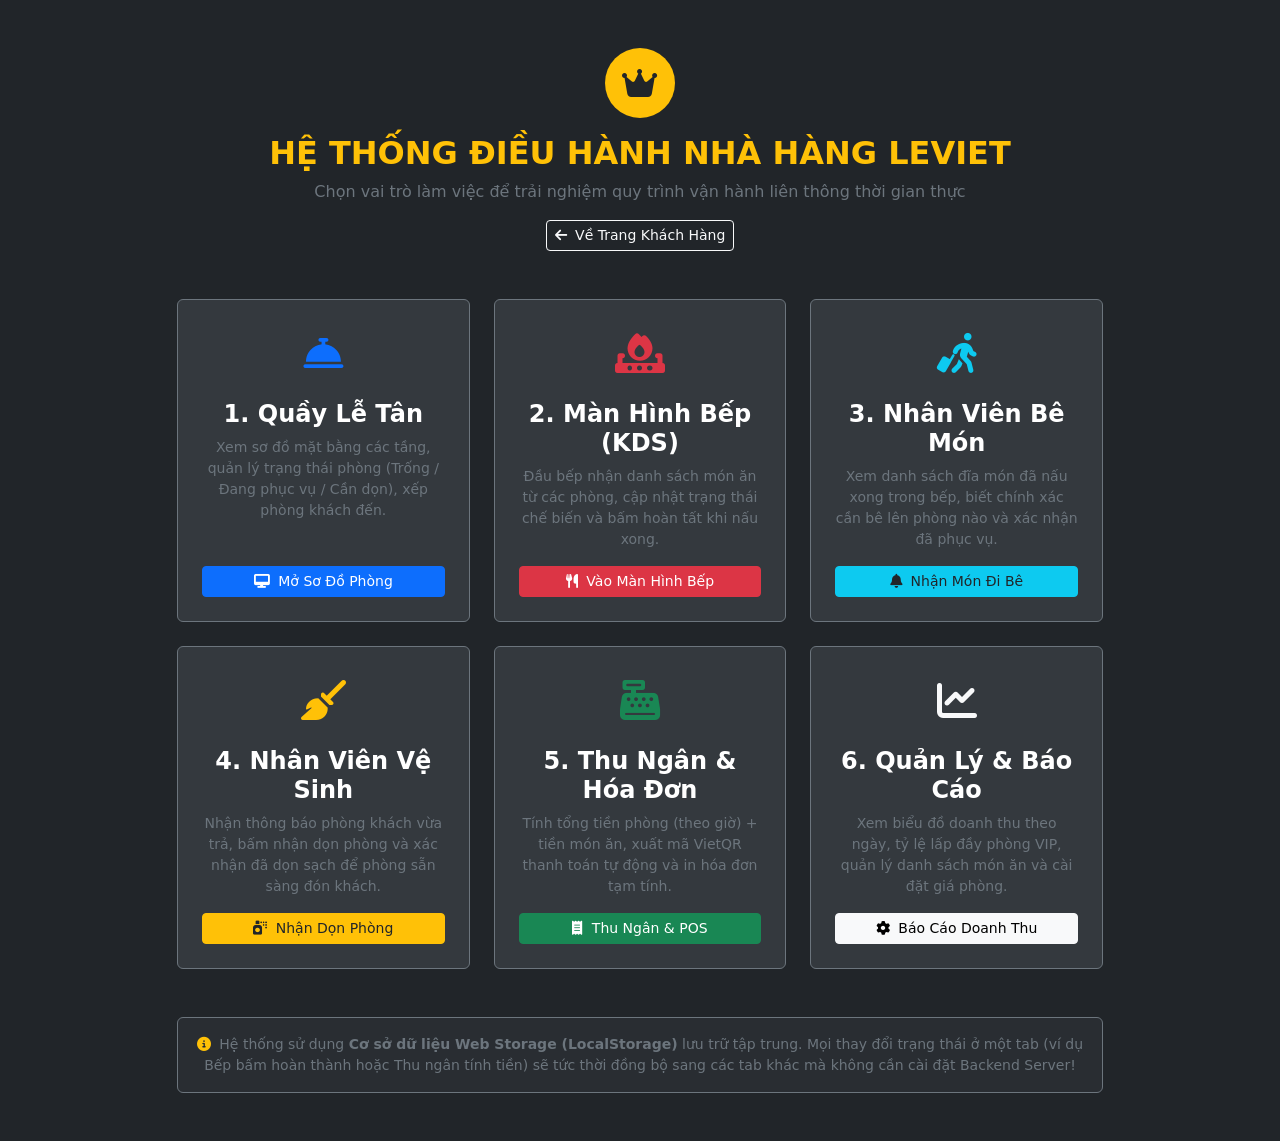
<file: admin/index.html>
<!DOCTYPE html>
<html lang="vi">
<head>
  <meta charset="UTF-8">
  <meta name="viewport" content="width=device-width, initial-scale=1.0">
  <title>Cổng Vận Hành Nội Bộ - Nhà hàng LeViet</title>
  <link href="https://cdn.jsdelivr.net/npm/bootstrap@5.3.2/dist/css/bootstrap.min.css" rel="stylesheet">
  <link rel="stylesheet" href="https://cdnjs.cloudflare.com/ajax/libs/font-awesome/6.4.2/css/all.min.css">
  <link rel="stylesheet" href="../css/admin.css">
</head>
<body class="bg-dark text-white d-flex align-items-center justify-content-center" style="min-height: 100vh;">

  <div class="container py-5">
    <div class="row justify-content-center">
      <div class="col-lg-10">
        
        <div class="text-center mb-5">
          <div class="d-inline-flex align-items-center justify-content-center bg-warning text-dark rounded-circle p-3 mb-3" style="width: 70px; height: 70px;">
            <i class="fas fa-crown fs-2"></i>
          </div>
          <h2 class="fw-bold text-warning">HỆ THỐNG ĐIỀU HÀNH NHÀ HÀNG LEVIET</h2>
          <p class="text-secondary">Chọn vai trò làm việc để trải nghiệm quy trình vận hành liên thông thời gian thực</p>
          <a href="../index.html" class="btn btn-outline-light btn-sm"><i class="fas fa-arrow-left me-1"></i> Về Trang Khách Hàng</a>
        </div>

        <div class="row g-4">
          
          <!-- 1. Lễ tân -->
          <div class="col-md-4">
            <a href="room-map.html" class="text-decoration-none">
              <div class="card bg-secondary bg-opacity-25 border border-secondary h-100 p-4 text-center text-white hover-card">
                <div class="fs-1 text-primary mb-3"><i class="fas fa-concierge-bell"></i></div>
                <h4 class="fw-bold">1. Quầy Lễ Tân</h4>
                <p class="small text-secondary mb-3">Xem sơ đồ mặt bằng các tầng, quản lý trạng thái phòng (Trống / Đang phục vụ / Cần dọn), xếp phòng khách đến.</p>
                <span class="btn btn-primary btn-sm mt-auto"><i class="fas fa-desktop me-1"></i> Mở Sơ Đồ Phòng</span>
              </div>
            </a>
          </div>

          <!-- 2. Đầu bếp -->
          <div class="col-md-4">
            <a href="kitchen.html" class="text-decoration-none">
              <div class="card bg-secondary bg-opacity-25 border border-secondary h-100 p-4 text-center text-white hover-card">
                <div class="fs-1 text-danger mb-3"><i class="fas fa-fire-burner"></i></div>
                <h4 class="fw-bold">2. Màn Hình Bếp (KDS)</h4>
                <p class="small text-secondary mb-3">Đầu bếp nhận danh sách món ăn từ các phòng, cập nhật trạng thái chế biến và bấm hoàn tất khi nấu xong.</p>
                <span class="btn btn-danger btn-sm mt-auto"><i class="fas fa-utensils me-1"></i> Vào Màn Hình Bếp</span>
              </div>
            </a>
          </div>

          <!-- 3. Nhân viên bê món -->
          <div class="col-md-4">
            <a href="runner.html" class="text-decoration-none">
              <div class="card bg-secondary bg-opacity-25 border border-secondary h-100 p-4 text-center text-white hover-card">
                <div class="fs-1 text-info mb-3"><i class="fas fa-person-walking-luggage"></i></div>
                <h4 class="fw-bold">3. Nhân Viên Bê Món</h4>
                <p class="small text-secondary mb-3">Xem danh sách đĩa món đã nấu xong trong bếp, biết chính xác cần bê lên phòng nào và xác nhận đã phục vụ.</p>
                <span class="btn btn-info btn-sm text-dark mt-auto"><i class="fas fa-bell me-1"></i> Nhận Món Đi Bê</span>
              </div>
            </a>
          </div>

          <!-- 4. Nhân viên vệ sinh -->
          <div class="col-md-4">
            <a href="housekeeping.html" class="text-decoration-none">
              <div class="card bg-secondary bg-opacity-25 border border-secondary h-100 p-4 text-center text-white hover-card">
                <div class="fs-1 text-warning mb-3"><i class="fas fa-broom"></i></div>
                <h4 class="fw-bold">4. Nhân Viên Vệ Sinh</h4>
                <p class="small text-secondary mb-3">Nhận thông báo phòng khách vừa trả, bấm nhận dọn phòng và xác nhận đã dọn sạch để phòng sẵn sàng đón khách.</p>
                <span class="btn btn-warning btn-sm text-dark mt-auto"><i class="fas fa-spray-can me-1"></i> Nhận Dọn Phòng</span>
              </div>
            </a>
          </div>

          <!-- 5. Thu ngân POS -->
          <div class="col-md-4">
            <a href="pos.html" class="text-decoration-none">
              <div class="card bg-secondary bg-opacity-25 border border-secondary h-100 p-4 text-center text-white hover-card">
                <div class="fs-1 text-success mb-3"><i class="fas fa-cash-register"></i></div>
                <h4 class="fw-bold">5. Thu Ngân & Hóa Đơn</h4>
                <p class="small text-secondary mb-3">Tính tổng tiền phòng (theo giờ) + tiền món ăn, xuất mã VietQR thanh toán tự động và in hóa đơn tạm tính.</p>
                <span class="btn btn-success btn-sm mt-auto"><i class="fas fa-receipt me-1"></i> Thu Ngân & POS</span>
              </div>
            </a>
          </div>

          <!-- 6. Quản lý tổng quan -->
          <div class="col-md-4">
            <a href="dashboard.html" class="text-decoration-none">
              <div class="card bg-secondary bg-opacity-25 border border-secondary h-100 p-4 text-center text-white hover-card">
                <div class="fs-1 text-light mb-3"><i class="fas fa-chart-line"></i></div>
                <h4 class="fw-bold">6. Quản Lý & Báo Cáo</h4>
                <p class="small text-secondary mb-3">Xem biểu đồ doanh thu theo ngày, tỷ lệ lấp đầy phòng VIP, quản lý danh sách món ăn và cài đặt giá phòng.</p>
                <span class="btn btn-light btn-sm mt-auto"><i class="fas fa-cog me-1"></i> Báo Cáo Doanh Thu</span>
              </div>
            </a>
          </div>

        </div>

        <div class="mt-5 p-3 rounded bg-secondary bg-opacity-10 border border-secondary text-center small text-secondary">
          <i class="fas fa-info-circle text-warning me-1"></i> Hệ thống sử dụng <strong>Cơ sở dữ liệu Web Storage (LocalStorage)</strong> lưu trữ tập trung. Mọi thay đổi trạng thái ở một tab (ví dụ Bếp bấm hoàn thành hoặc Thu ngân tính tiền) sẽ tức thời đồng bộ sang các tab khác mà không cần cài đặt Backend Server!
        </div>

      </div>
    </div>
  </div>

  <style>
    .hover-card {
      transition: transform 0.25s, border-color 0.25s;
    }
    .hover-card:hover {
      transform: translateY(-5px);
      border-color: #d4af37 !important;
      background-color: rgba(255, 255, 255, 0.08) !important;
    }
  </style>

  <script src="../js/db.js"></script>
</body>
</html>
</file>
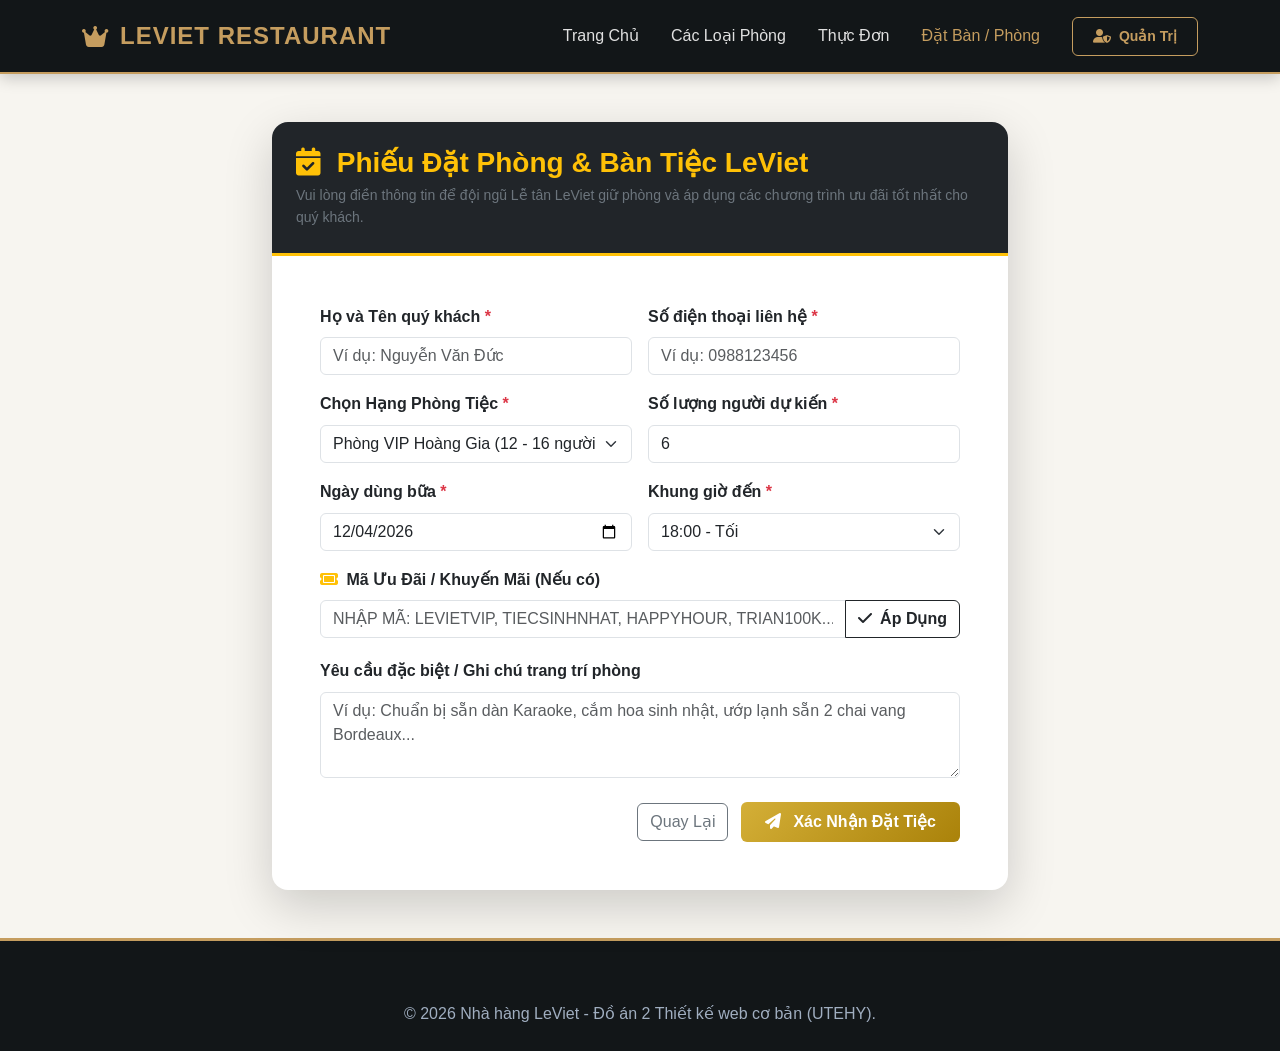
<file: booking.html>
<!DOCTYPE html>
<html lang="vi">
<head>
  <meta charset="UTF-8">
  <meta name="viewport" content="width=device-width, initial-scale=1.0">
  <title>Đặt Bàn & Phòng Tiệc - Nhà hàng LeViet</title>
  <link href="https://cdn.jsdelivr.net/npm/bootstrap@5.3.2/dist/css/bootstrap.min.css" rel="stylesheet">
  <link rel="stylesheet" href="https://cdnjs.cloudflare.com/ajax/libs/font-awesome/6.4.2/css/all.min.css">
  <link rel="stylesheet" href="css/style.css">
</head>
<body>

  <!-- Navigation -->
  <nav class="navbar navbar-expand-lg navbar-dark navbar-leviet sticky-top">
    <div class="container">
      <a class="navbar-brand navbar-brand-leviet" href="index.html">
        <i class="fas fa-crown"></i>
        <span>LEVIET RESTAURANT</span>
      </a>
      <button class="navbar-toggler" type="button" data-bs-toggle="collapse" data-bs-target="#navMenu">
        <span class="navbar-toggler-icon"></span>
      </button>
      <div class="collapse navbar-collapse" id="navMenu">
        <ul class="navbar-nav ms-auto align-items-center">
          <li class="nav-item"><a class="nav-link nav-link-leviet" href="index.html">Trang Chủ</a></li>
          <li class="nav-item"><a class="nav-link nav-link-leviet" href="rooms.html">Các Loại Phòng</a></li>
          <li class="nav-item"><a class="nav-link nav-link-leviet" href="menu.html">Thực Đơn</a></li>
          <li class="nav-item"><a class="nav-link nav-link-leviet active" href="booking.html">Đặt Bàn / Phòng</a></li>
          <li class="nav-item ms-lg-3">
            <a href="admin/index.html" class="btn btn-outline-gold btn-sm"><i class="fas fa-user-shield me-1"></i> Quản Trị</a>
          </li>
        </ul>
      </div>
    </div>
  </nav>

  <main class="py-5" style="background-color: #f7f5f0; min-height: 80vh;">
    <div class="container">
      <div class="row justify-content-center">
        <div class="col-lg-8">
          <div class="card border-0 shadow-lg rounded-4 overflow-hidden">
            <div class="card-header bg-dark text-white p-4 border-bottom border-warning border-3">
              <h3 class="mb-1 text-warning fw-bold"><i class="fas fa-calendar-check me-2"></i> Phiếu Đặt Phòng & Bàn Tiệc LeViet</h3>
              <p class="mb-0 text-secondary small">Vui lòng điền thông tin để đội ngũ Lễ tân LeViet giữ phòng và áp dụng các chương trình ưu đãi tốt nhất cho quý khách.</p>
            </div>
            <div class="card-body p-4 p-md-5">
              
              <!-- Form Success Alert -->
              <div id="successAlert" class="alert alert-success d-none mb-4" role="alert">
                <h5 class="alert-heading fw-bold"><i class="fas fa-check-circle me-2"></i> Đặt Phòng Thành Công!</h5>
                <p class="mb-1" id="successMessage"></p>
                <hr>
                <p class="mb-0 small">Thông tin đặt tiệc đã được ghi nhận vào hệ thống Quản lý của Quầy Lễ Tân.</p>
              </div>

              <form id="bookingForm" onsubmit="handleBookingSubmit(event)">
                <div class="row g-3">
                  <!-- Họ tên -->
                  <div class="col-md-6">
                    <label class="form-label fw-bold">Họ và Tên quý khách <span class="text-danger">*</span></label>
                    <input type="text" id="custName" class="form-control" required placeholder="Ví dụ: Nguyễn Văn Đức">
                  </div>
                  <!-- Số điện thoại -->
                  <div class="col-md-6">
                    <label class="form-label fw-bold">Số điện thoại liên hệ <span class="text-danger">*</span></label>
                    <input type="tel" id="custPhone" class="form-control" required placeholder="Ví dụ: 0988123456">
                  </div>

                  <!-- Loại phòng mong muốn (7 loại phòng) -->
                  <div class="col-md-6">
                    <label class="form-label fw-bold">Chọn Hạng Phòng Tiệc <span class="text-danger">*</span></label>
                    <select id="roomTypeSelect" class="form-select" required>
                      <!-- Render bằng JS -->
                    </select>
                  </div>
                  <!-- Số lượng khách -->
                  <div class="col-md-6">
                    <label class="form-label fw-bold">Số lượng người dự kiến <span class="text-danger">*</span></label>
                    <input type="number" id="guestCount" class="form-control" min="1" max="100" value="6" required>
                  </div>

                  <!-- Ngày đến -->
                  <div class="col-md-6">
                    <label class="form-label fw-bold">Ngày dùng bữa <span class="text-danger">*</span></label>
                    <input type="date" id="bookingDate" class="form-control" required>
                  </div>
                  <!-- Giờ đến -->
                  <div class="col-md-6">
                    <label class="form-label fw-bold">Khung giờ đến <span class="text-danger">*</span></label>
                    <select id="bookingTime" class="form-select" required>
                      <option value="11:00">11:00 - Trưa</option>
                      <option value="11:30">11:30 - Trưa</option>
                      <option value="12:00">12:00 - Trưa</option>
                      <option value="12:30">12:30 - Trưa</option>
                      <option value="18:00" selected>18:00 - Tối</option>
                      <option value="18:30">18:30 - Tối</option>
                      <option value="19:00">19:00 - Tối</option>
                      <option value="19:30">19:30 - Tối</option>
                      <option value="20:00">20:00 - Tối</option>
                    </select>
                  </div>

                  <!-- Mã ưu đãi / Khuyến mãi -->
                  <div class="col-12">
                    <label class="form-label fw-bold"><i class="fas fa-ticket text-warning me-1"></i> Mã Ưu Đãi / Khuyến Mãi (Nếu có)</label>
                    <div class="input-group">
                      <input type="text" id="promoCodeInput" class="form-control text-uppercase" placeholder="Nhập mã: LEVIETVIP, TIECSINHNHAT, HAPPYHOUR, TRIAN100K...">
                      <button class="btn btn-outline-dark fw-bold" type="button" onclick="checkPromoCode()">
                        <i class="fas fa-check me-1"></i> Áp Dụng
                      </button>
                    </div>
                    <div id="promoFeedback" class="small mt-1"></div>
                  </div>

                  <!-- Yêu cầu đặc biệt -->
                  <div class="col-12">
                    <label class="form-label fw-bold">Yêu cầu đặc biệt / Ghi chú trang trí phòng</label>
                    <textarea id="bookingNote" class="form-control" rows="3" placeholder="Ví dụ: Chuẩn bị sẵn dàn Karaoke, cắm hoa sinh nhật, ướp lạnh sẵn 2 chai vang Bordeaux..."></textarea>
                  </div>

                  <!-- Submit button -->
                  <div class="col-12 text-end mt-4">
                    <a href="rooms.html" class="btn btn-outline-secondary me-2">Quay Lại</a>
                    <button type="submit" class="btn btn-gold px-4 py-2 fw-bold">
                      <i class="fas fa-paper-plane me-2"></i> Xác Nhận Đặt Tiệc
                    </button>
                  </div>
                </div>
              </form>

            </div>
          </div>
        </div>
      </div>
    </div>
  </main>

  <!-- Footer -->
  <footer class="footer-leviet">
    <div class="container text-center">
      <p class="mb-0">&copy; 2026 Nhà hàng LeViet - Đồ án 2 Thiết kế web cơ bản (UTEHY).</p>
    </div>
  </footer>

  <script src="https://cdn.jsdelivr.net/npm/bootstrap@5.3.2/dist/js/bootstrap.bundle.min.js"></script>
  <script src="js/db.js"></script>
  <script>
    document.addEventListener('DOMContentLoaded', () => {
      const today = new Date().toISOString().split('T')[0];
      const dateInput = document.getElementById('bookingDate');
      dateInput.min = today;
      dateInput.value = today;

      // Nạp danh sách 7 loại phòng
      const types = DB.getRoomTypes();
      const select = document.getElementById('roomTypeSelect');
      if (select && types) {
        select.innerHTML = types.map(t => `
          <option value="${t.id}">${t.name} (${t.capacity}) - ${t.hourlyRate > 0 ? t.hourlyRate.toLocaleString() + ' đ/h' : 'Miễn phí'}</option>
        `).join('');

        const urlParams = new URLSearchParams(window.location.search);
        const preSelectedTypeId = urlParams.get('roomTypeId');
        if (preSelectedTypeId) {
          select.value = preSelectedTypeId;
        }

        const prePromo = urlParams.get('promo');
        if (prePromo) {
          document.getElementById('promoCodeInput').value = prePromo;
          checkPromoCode();
        }
      }
    });

    function checkPromoCode() {
      const code = document.getElementById('promoCodeInput').value.trim();
      const feedback = document.getElementById('promoFeedback');
      if (!code) {
        feedback.innerHTML = '';
        return;
      }

      const promo = DB.getPromotionByCode(code);
      if (promo) {
        feedback.innerHTML = `<span class="text-success fw-bold"><i class="fas fa-check-circle me-1"></i> Mã hợp lệ: ${promo.title} (${promo.desc})</span>`;
      } else {
        feedback.innerHTML = `<span class="text-danger"><i class="fas fa-times-circle me-1"></i> Mã không tồn tại hoặc đã hết hạn. Hãy thử: <strong>LEVIETVIP</strong>, <strong>TIECSINHNHAT</strong>, <strong>TRIAN100K</strong></span>`;
      }
    }

    function handleBookingSubmit(event) {
      event.preventDefault();
      const name = document.getElementById('custName').value.trim();
      const phone = document.getElementById('custPhone').value.trim();
      const roomTypeId = Number(document.getElementById('roomTypeSelect').value);
      const guestCount = Number(document.getElementById('guestCount').value);
      const bookingDate = document.getElementById('bookingDate').value;
      const bookingTime = document.getElementById('bookingTime').value;
      const promoCode = document.getElementById('promoCodeInput').value.trim().toUpperCase();
      const note = document.getElementById('bookingNote').value.trim();

      const booking = DB.createBooking({
        customerName: name,
        phone,
        roomTypeId,
        guestCount,
        bookingDate,
        bookingTime,
        promoCode,
        note
      });

      document.getElementById('bookingForm').reset();
      const alertBox = document.getElementById('successAlert');
      const msgBox = document.getElementById('successMessage');
      
      let promoMsg = promoCode ? ` (Đã áp dụng mã ưu đãi: <strong>${promoCode}</strong>)` : '';
      msgBox.innerHTML = `Cảm ơn quý khách <strong>${booking.customerName}</strong>! Mã đặt tiệc của quý khách là <span class="badge bg-danger fs-6">${booking.id}</span>${promoMsg}. Lễ tân LeViet sẽ liên hệ số <strong>${booking.phone}</strong> để xác nhận!`;
      alertBox.classList.remove('d-none');
      document.getElementById('promoFeedback').innerHTML = '';
      alertBox.scrollIntoView({ behavior: 'smooth' });
    }
  </script>
</body>
</html>
</file>
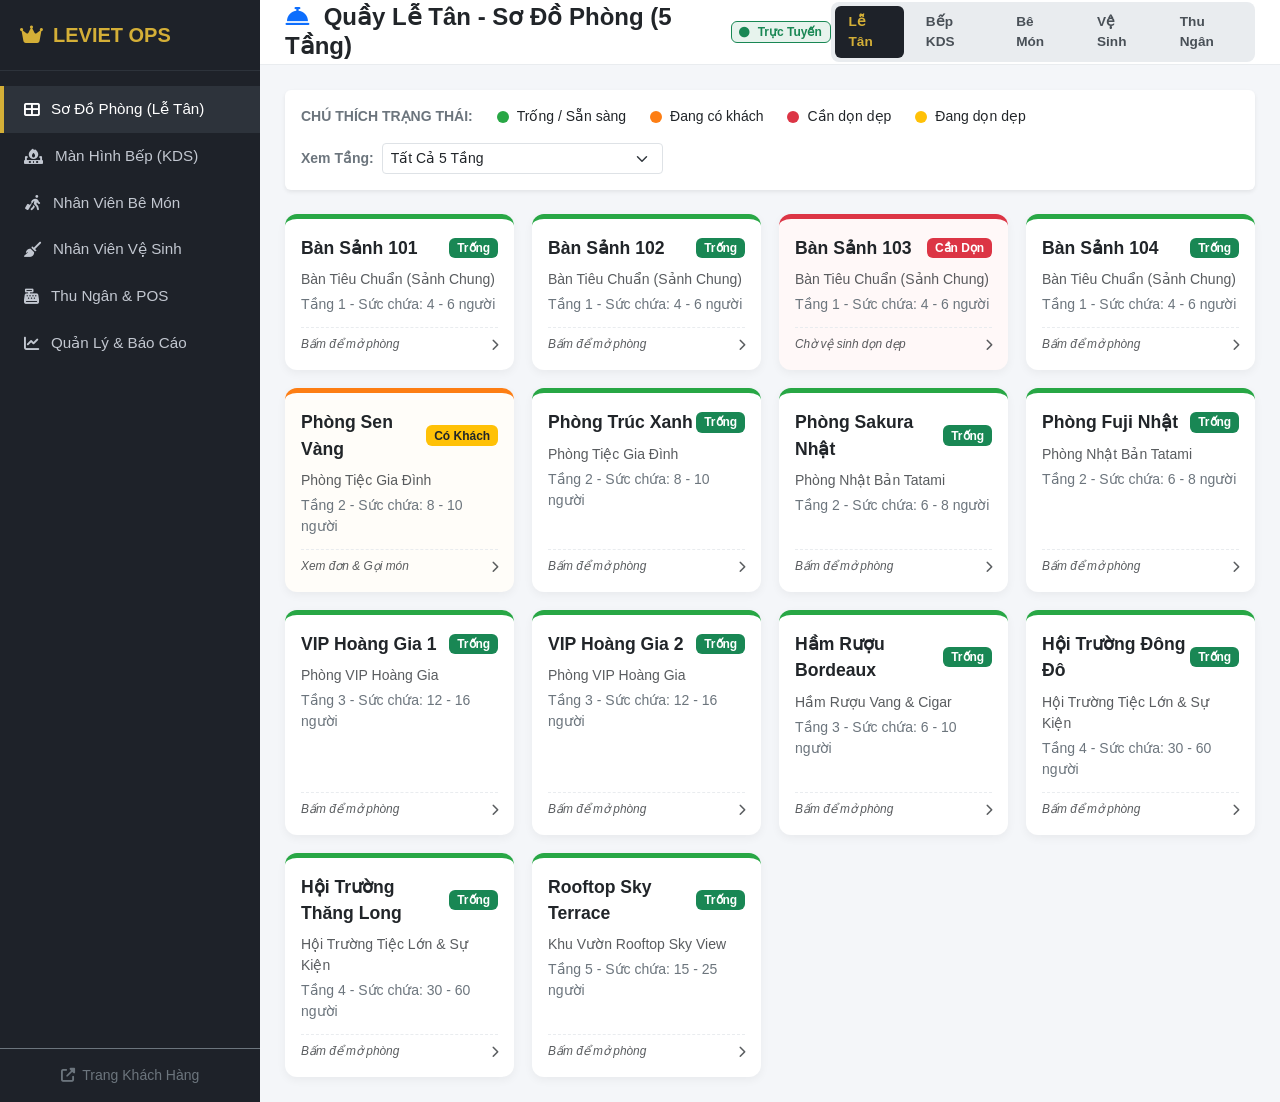
<file: admin/room-map.html>
<!DOCTYPE html>
<html lang="vi">
<head>
  <meta charset="UTF-8">
  <meta name="viewport" content="width=device-width, initial-scale=1.0">
  <title>Sơ Đồ Phòng & Quầy Lễ Tân - LeViet Restaurant</title>
  <link href="https://cdn.jsdelivr.net/npm/bootstrap@5.3.2/dist/css/bootstrap.min.css" rel="stylesheet">
  <link rel="stylesheet" href="https://cdnjs.cloudflare.com/ajax/libs/font-awesome/6.4.2/css/all.min.css">
  <link rel="stylesheet" href="../css/admin.css">
</head>
<body class="admin-body">

  <!-- Sidebar -->
  <aside class="admin-sidebar">
    <a href="index.html" class="sidebar-brand">
      <i class="fas fa-crown"></i>
      <span>LEVIET OPS</span>
    </a>
    <ul class="nav-menu">
      <li><a href="room-map.html" class="active"><i class="fas fa-th-large"></i> Sơ Đồ Phòng (Lễ Tân)</a></li>
      <li><a href="kitchen.html"><i class="fas fa-fire-burner"></i> Màn Hình Bếp (KDS)</a></li>
      <li><a href="runner.html"><i class="fas fa-person-walking-luggage"></i> Nhân Viên Bê Món</a></li>
      <li><a href="housekeeping.html"><i class="fas fa-broom"></i> Nhân Viên Vệ Sinh</a></li>
      <li><a href="pos.html"><i class="fas fa-cash-register"></i> Thu Ngân & POS</a></li>
      <li><a href="dashboard.html"><i class="fas fa-chart-line"></i> Quản Lý & Báo Cáo</a></li>
    </ul>
    <div class="p-3 border-top border-secondary text-center small">
      <a href="../index.html" class="text-secondary text-decoration-none"><i class="fas fa-external-link-alt me-1"></i> Trang Khách Hàng</a>
    </div>
  </aside>

  <!-- Main Content -->
  <main class="admin-main">
    
    <!-- Top Header -->
    <header class="admin-header">
      <div class="d-flex align-items-center gap-3">
        <h4 class="mb-0 fw-bold"><i class="fas fa-concierge-bell text-primary me-2"></i> Quầy Lễ Tân - Sơ Đồ Phòng (5 Tầng)</h4>
        <span class="badge bg-success bg-opacity-10 text-success border border-success"><i class="fas fa-circle text-success small me-1"></i> Trực Tuyến</span>
      </div>
      <!-- Role Quick Switcher -->
      <div class="role-pills">
        <a href="room-map.html" class="role-pill active">Lễ Tân</a>
        <a href="kitchen.html" class="role-pill">Bếp KDS</a>
        <a href="runner.html" class="role-pill">Bê Món</a>
        <a href="housekeeping.html" class="role-pill">Vệ Sinh</a>
        <a href="pos.html" class="role-pill">Thu Ngân</a>
      </div>
    </header>

    <div class="admin-container">
      
      <!-- Status Legend & Filter -->
      <div class="card border-0 shadow-sm mb-4">
        <div class="card-body py-3 d-flex flex-wrap align-items-center justify-content-between gap-3">
          <div class="d-flex flex-wrap align-items-center gap-4">
            <span class="fw-bold small text-secondary">CHÚ THÍCH TRẠNG THÁI:</span>
            <span class="d-flex align-items-center gap-2 small">
              <span class="rounded-circle" style="width:12px; height:12px; background-color: var(--color-available);"></span> Trống / Sẵn sàng
            </span>
            <span class="d-flex align-items-center gap-2 small">
              <span class="rounded-circle" style="width:12px; height:12px; background-color: var(--color-occupied);"></span> Đang có khách
            </span>
            <span class="d-flex align-items-center gap-2 small">
              <span class="rounded-circle" style="width:12px; height:12px; background-color: var(--color-needs-cleaning);"></span> Cần dọn dẹp
            </span>
            <span class="d-flex align-items-center gap-2 small">
              <span class="rounded-circle" style="width:12px; height:12px; background-color: var(--color-cleaning);"></span> Đang dọn dẹp
            </span>
          </div>

          <!-- Floor Filter (5 Tầng) -->
          <div class="d-flex align-items-center gap-2">
            <label class="small fw-bold text-secondary text-nowrap">Xem Tầng:</label>
            <select id="floorSelect" class="form-select form-select-sm" onchange="renderRoomMap()">
              <option value="0">Tất Cả 5 Tầng</option>
              <option value="1">Tầng 1 - Bàn Sảnh Chung</option>
              <option value="2">Tầng 2 - Phòng Gia Đình & Nhật Bản</option>
              <option value="3">Tầng 3 - Phòng VIP & Hầm Rượu</option>
              <option value="4">Tầng 4 - Hội Trường Lớn</option>
              <option value="5">Tầng 5 - Rooftop Sky View</option>
            </select>
          </div>
        </div>
      </div>

      <!-- Sơ đồ phòng Grid -->
      <div id="roomMapGrid" class="room-grid">
        <!-- Render bằng JavaScript -->
      </div>

    </div>
  </main>

  <!-- Modal: Check-in / Mở phòng -->
  <div class="modal fade" id="checkinModal" tabindex="-1">
    <div class="modal-dialog">
      <div class="modal-content">
        <div class="modal-header bg-primary text-white">
          <h5 class="modal-title fw-bold" id="checkinModalTitle"><i class="fas fa-key me-2"></i> Mở Phòng Cho Khách</h5>
          <button type="button" class="btn-close btn-close-white" data-bs-dismiss="modal"></button>
        </div>
        <form onsubmit="handleCheckin(event)">
          <div class="modal-body">
            <input type="hidden" id="checkinRoomId">
            <div class="mb-3">
              <label class="form-label fw-bold">Tên khách hàng / Đại diện bàn</label>
              <input type="text" id="checkinCustName" class="form-control" required placeholder="Ví dụ: Anh Hoàng Dũng">
            </div>
            <div class="mb-3">
              <label class="form-label fw-bold">Số điện thoại liên hệ</label>
              <input type="tel" id="checkinPhone" class="form-control" placeholder="0988...">
            </div>
            <div class="mb-3">
              <label class="form-label fw-bold">Mã ưu đãi / Khuyến mãi (Nếu có)</label>
              <input type="text" id="checkinPromo" class="form-control text-uppercase" placeholder="LEVIETVIP, TIECSINHNHAT, TRIAN100K...">
            </div>
            <div class="alert alert-info small mb-0">
              <i class="fas fa-info-circle me-1"></i> Sau khi mở phòng, phòng sẽ chuyển sang màu cam <strong>Đang Phục Vụ</strong> và bắt đầu tính giờ sử dụng phòng.
            </div>
          </div>
          <div class="modal-footer">
            <button type="button" class="btn btn-secondary" data-bs-dismiss="modal">Đóng</button>
            <button type="submit" class="btn btn-primary fw-bold"><i class="fas fa-check me-1"></i> Xác Nhận Mở Phòng</button>
          </div>
        </form>
      </div>
    </div>
  </div>

  <!-- Modal: Chi tiết phòng đang có khách (Xem đơn & Gọi món) -->
  <div class="modal fade" id="roomDetailModal" tabindex="-1">
    <div class="modal-dialog modal-lg">
      <div class="modal-content">
        <div class="modal-header bg-dark text-white">
          <h5 class="modal-title fw-bold text-warning" id="roomDetailTitle">Phòng ...</h5>
          <button type="button" class="btn-close btn-close-white" data-bs-dismiss="modal"></button>
        </div>
        <div class="modal-body">
          <div class="d-flex justify-content-between align-items-center mb-3 p-3 bg-light rounded">
            <div>
              <span class="d-block small text-muted">Khách hàng:</span>
              <strong id="detailCustInfo" class="fs-6">Anh Trần Hoàng - 0988123456</strong>
            </div>
            <div>
              <span class="d-block small text-muted">Thời gian vào:</span>
              <strong id="detailCheckinTime">18:00</strong>
            </div>
            <div>
              <span class="d-block small text-muted">Mã Đơn hàng:</span>
              <span id="detailOrderId" class="badge bg-secondary">ORD-...</span>
            </div>
          </div>

          <h6 class="fw-bold mb-2">Danh sách món ăn đã gọi:</h6>
          <div class="table-responsive">
            <table class="table table-bordered table-sm align-middle">
              <thead class="table-light">
                <tr>
                  <th>Tên món</th>
                  <th class="text-center" style="width: 80px;">Số lượng</th>
                  <th class="text-end" style="width: 120px;">Đơn giá</th>
                  <th class="text-center" style="width: 150px;">Trạng thái bếp</th>
                </tr>
              </thead>
              <tbody id="detailItemList">
                <!-- Render món -->
              </tbody>
            </table>
          </div>

          <!-- Khu vực gọi thêm món nhanh -->
          <div class="p-3 border rounded bg-white mt-3">
            <h6 class="fw-bold mb-2 text-primary"><i class="fas fa-plus-circle me-1"></i> Gọi Thêm Món Vào Phòng Này:</h6>
            <div class="row g-2 align-items-center">
              <div class="col-md-6">
                <select id="quickAddMenuItem" class="form-select form-select-sm">
                  <!-- Render 26 món ăn -->
                </select>
              </div>
              <div class="col-md-3">
                <input type="number" id="quickAddQty" class="form-control form-control-sm" value="1" min="1" placeholder="Số lượng">
              </div>
              <div class="col-md-3">
                <button type="button" class="btn btn-primary btn-sm w-100 fw-bold" onclick="addDishToCurrentOrder()">
                  <i class="fas fa-paper-plane me-1"></i> Gửi Xuống Bếp
                </button>
              </div>
            </div>
          </div>

        </div>
        <div class="modal-footer d-flex justify-content-between">
          <button type="button" class="btn btn-outline-secondary" data-bs-dismiss="modal">Đóng</button>
          <div>
            <a id="btnGoToPos" href="#" class="btn btn-success fw-bold">
              <i class="fas fa-receipt me-1"></i> Chuyển Sang Thanh Toán
            </a>
          </div>
        </div>
      </div>
    </div>
  </div>

  <script src="https://cdn.jsdelivr.net/npm/bootstrap@5.3.2/dist/js/bootstrap.bundle.min.js"></script>
  <script src="../js/db.js"></script>
  <script>
    let activeModalRoom = null;

    document.addEventListener('DOMContentLoaded', () => {
      renderRoomMap();
      loadMenuItemsDropdown();

      window.addEventListener('storage', (e) => {
        if (e.key === 'leviet_last_event') {
          renderRoomMap();
        }
      });
    });

    function renderRoomMap() {
      const selectedFloor = Number(document.getElementById('floorSelect').value);
      let rooms = DB.getRooms();
      if (selectedFloor !== 0) {
        rooms = rooms.filter(r => r.floor === selectedFloor);
      }

      const grid = document.getElementById('roomMapGrid');
      if (!grid) return;

      const roomTypes = DB.getRoomTypes();

      grid.innerHTML = rooms.map(room => {
        const type = roomTypes.find(t => t.id === room.typeId) || { name: 'Thường', badge: 'Standard' };
        
        let statusClass = 'status-available';
        let statusBadge = '<span class="badge bg-success">Trống</span>';
        let actionHint = 'Bấm để mở phòng';

        if (room.status === 'OCCUPIED') {
          statusClass = 'status-occupied';
          statusBadge = '<span class="badge bg-warning text-dark">Có Khách</span>';
          actionHint = 'Xem đơn & Gọi món';
        } else if (room.status === 'NEEDS_CLEANING') {
          statusClass = 'status-needs-cleaning';
          statusBadge = '<span class="badge bg-danger">Cần Dọn</span>';
          actionHint = 'Chờ vệ sinh dọn dẹp';
        } else if (room.status === 'CLEANING') {
          statusClass = 'status-cleaning';
          statusBadge = '<span class="badge bg-warning text-dark">Đang Dọn</span>';
          actionHint = 'Nhân viên đang dọn...';
        }

        return `
          <div class="room-box ${statusClass}" onclick="handleRoomClick(${room.id})">
            <div>
              <div class="room-box-header">
                <span class="room-box-title">${room.name}</span>
                ${statusBadge}
              </div>
              <div class="small text-muted mb-1">${type.name}</div>
              <div class="small text-secondary">Tầng ${room.floor} - Sức chứa: ${type.capacity}</div>
            </div>
            <div class="room-box-footer">
              <span class="small fst-italic text-muted">${actionHint}</span>
              <i class="fas fa-chevron-right small text-muted"></i>
            </div>
          </div>
        `;
      }).join('');
    }

    function handleRoomClick(roomId) {
      const room = DB.getRoomById(roomId);
      if (!room) return;

      if (room.status === 'AVAILABLE') {
        document.getElementById('checkinRoomId').value = room.id;
        document.getElementById('checkinModalTitle').innerHTML = `<i class="fas fa-key me-2"></i> Mở Phòng: ${room.name}`;
        new bootstrap.Modal(document.getElementById('checkinModal')).show();
      } else if (room.status === 'OCCUPIED') {
        openRoomDetailModal(room);
      } else if (room.status === 'NEEDS_CLEANING') {
        alert(`${room.name} vừa được trả và đang chờ Nhân viên Vệ sinh dọn dẹp. Vui lòng mở trang "Nhân Viên Vệ Sinh" để xử lý!`);
      } else if (room.status === 'CLEANING') {
        alert(`${room.name} đang được Nhân viên Vệ sinh khử trùng và dọn dẹp. Vui lòng chờ vài phút.`);
      }
    }

    function handleCheckin(e) {
      e.preventDefault();
      const roomId = Number(document.getElementById('checkinRoomId').value);
      const custName = document.getElementById('checkinCustName').value.trim();
      const phone = document.getElementById('checkinPhone').value.trim();
      const promoCode = document.getElementById('checkinPromo').value.trim().toUpperCase();

      DB.createOrderForRoom(roomId, custName, phone, promoCode);

      bootstrap.Modal.getInstance(document.getElementById('checkinModal')).hide();
      renderRoomMap();
    }

    function openRoomDetailModal(room) {
      activeModalRoom = room;
      const order = DB.getOrderById(room.currentOrderId);
      if (!order) return;

      document.getElementById('roomDetailTitle').innerText = `${room.name} (Đang phục vụ)`;
      document.getElementById('detailCustInfo').innerText = `${order.customerName} - ${order.phone || 'Không có SĐT'}`;
      document.getElementById('detailCheckinTime').innerText = new Date(order.checkinTime).toLocaleTimeString('vi-VN', { hour: '2-digit', minute: '2-digit' });
      document.getElementById('detailOrderId').innerText = order.id;
      document.getElementById('btnGoToPos').href = `pos.html?roomId=${room.id}`;

      const tbody = document.getElementById('detailItemList');
      if (order.items.length === 0) {
        tbody.innerHTML = `<tr><td colspan="4" class="text-center text-muted small py-3">Chưa có món nào. Vui lòng chọn món gửi xuống bếp bên dưới.</td></tr>`;
      } else {
        tbody.innerHTML = order.items.map(item => {
          let statusLabel = '<span class="badge bg-secondary">Chờ Bếp</span>';
          if (item.status === 'COOKING') statusLabel = '<span class="badge bg-warning text-dark">Đang Nấu</span>';
          if (item.status === 'COOKED') statusLabel = '<span class="badge bg-info text-dark">Đã Xong (Chờ bê)</span>';
          if (item.status === 'SERVED') statusLabel = '<span class="badge bg-success">Đã Bê Lên Bàn</span>';

          return `
            <tr>
              <td><strong>${item.name}</strong> ${item.note ? `<br><small class="text-muted">(${item.note})</small>` : ''}</td>
              <td class="text-center fw-bold">${item.quantity}</td>
              <td class="text-end">${(item.price * item.quantity).toLocaleString()} đ</td>
              <td class="text-center">${statusLabel}</td>
            </tr>
          `;
        }).join('');
      }

      new bootstrap.Modal(document.getElementById('roomDetailModal')).show();
    }

    function loadMenuItemsDropdown() {
      const select = document.getElementById('quickAddMenuItem');
      const items = DB.getMenuItems();
      if (!select || !items) return;
      select.innerHTML = items.map(i => `
        <option value="${i.id}">${i.name} - ${(i.price).toLocaleString()} đ</option>
      `).join('');
    }

    function addDishToCurrentOrder() {
      if (!activeModalRoom) return;
      const select = document.getElementById('quickAddMenuItem');
      const qtyInput = document.getElementById('quickAddQty');
      const itemId = Number(select.value);
      const qty = Number(qtyInput.value) || 1;

      const menuItem = DB.getMenuItemById(itemId);
      if (!menuItem) return;

      DB.addItemsToOrder(activeModalRoom.currentOrderId, [{
        menuItemId: menuItem.id,
        name: menuItem.name,
        price: menuItem.price,
        quantity: qty
      }]);

      openRoomDetailModal(activeModalRoom);
      alert(`Đã gửi "${menuItem.name} x ${qty}" xuống Màn hình Bếp (KDS) thành công!`);
    }
  </script>
</body>
</html>
</file>
<file: css/admin.css>
/* ========================================================
   LEVIET RESTAURANT - ADMIN & INTERNAL OPS STYLES (admin.css)
   Giao diện vận hành: Lễ tân, Bếp KDS, Bê món, Vệ sinh, POS
   ======================================================== */

:root {
  --admin-sidebar-bg: #1e2229;
  --admin-sidebar-hover: #2d333b;
  --admin-header-bg: #ffffff;
  --admin-content-bg: #f4f6f9;
  --color-available: #28a745;
  --color-occupied: #fd7e14;
  --color-needs-cleaning: #dc3545;
  --color-cleaning: #ffc107;
}

body.admin-body {
  background-color: var(--admin-content-bg);
  font-family: 'Segoe UI', Tahoma, Geneva, Verdana, sans-serif;
  margin: 0;
  display: flex;
  min-height: 100vh;
}

/* SIDEBAR */
.admin-sidebar {
  width: 260px;
  background-color: var(--admin-sidebar-bg);
  color: #adb5bd;
  flex-shrink: 0;
  display: flex;
  flex-direction: column;
}

.admin-sidebar .sidebar-brand {
  padding: 20px;
  font-size: 1.25rem;
  font-weight: 700;
  color: #d4af37;
  border-bottom: 1px solid #2d333b;
  text-decoration: none;
  display: flex;
  align-items: center;
  gap: 10px;
}

.admin-sidebar .nav-menu {
  list-style: none;
  padding: 15px 0;
  margin: 0;
  flex-grow: 1;
}

.admin-sidebar .nav-menu li a {
  display: flex;
  align-items: center;
  gap: 12px;
  padding: 12px 20px;
  color: #c2c7d0;
  text-decoration: none;
  font-size: 0.95rem;
  font-weight: 500;
  transition: all 0.2s;
  border-left: 4px solid transparent;
}

.admin-sidebar .nav-menu li a:hover,
.admin-sidebar .nav-menu li a.active {
  background-color: var(--admin-sidebar-hover);
  color: #ffffff;
  border-left-color: #d4af37;
}

.admin-sidebar .nav-menu li a .badge {
  margin-left: auto;
}

/* MAIN CONTENT */
.admin-main {
  flex-grow: 1;
  display: flex;
  flex-direction: column;
  min-width: 0;
}

.admin-header {
  height: 65px;
  background-color: var(--admin-header-bg);
  border-bottom: 1px solid #e9ecef;
  display: flex;
  align-items: center;
  justify-content: space-between;
  padding: 0 25px;
}

.admin-container {
  padding: 25px;
  flex-grow: 1;
  overflow-y: auto;
}

/* ROLE CHANGER BAR */
.role-pills {
  display: flex;
  gap: 8px;
  background: #e9ecef;
  padding: 4px;
  border-radius: 8px;
}

.role-pill {
  padding: 6px 14px;
  border-radius: 6px;
  font-size: 0.85rem;
  font-weight: 600;
  cursor: pointer;
  text-decoration: none;
  color: #495057;
  transition: all 0.2s;
}

.role-pill.active {
  background-color: #1e2229;
  color: #d4af37;
}

/* ROOM CARDS (SƠ ĐỒ PHÒNG) */
.room-grid {
  display: grid;
  grid-template-columns: repeat(auto-fill, minmax(210px, 1fr));
  gap: 18px;
  margin-top: 15px;
}

.room-box {
  background: #ffffff;
  border-radius: 12px;
  padding: 16px;
  border-top: 5px solid #6c757d;
  box-shadow: 0 3px 10px rgba(0,0,0,0.05);
  cursor: pointer;
  transition: transform 0.2s, box-shadow 0.2s;
  display: flex;
  flex-direction: column;
  justify-content: space-between;
  min-height: 140px;
}

.room-box:hover {
  transform: translateY(-4px);
  box-shadow: 0 8px 18px rgba(0,0,0,0.1);
}

.room-box.status-available {
  border-top-color: var(--color-available);
}
.room-box.status-occupied {
  border-top-color: var(--color-occupied);
  background-color: #fffdf9;
}
.room-box.status-needs-cleaning {
  border-top-color: var(--color-needs-cleaning);
  background-color: #fff8f8;
}
.room-box.status-cleaning {
  border-top-color: var(--color-cleaning);
  background-color: #fffdf2;
}

.room-box-header {
  display: flex;
  justify-content: space-between;
  align-items: center;
  margin-bottom: 8px;
}

.room-box-title {
  font-size: 1.1rem;
  font-weight: 700;
  color: #212529;
}

.room-box-badge {
  font-size: 0.75rem;
  padding: 3px 8px;
  border-radius: 12px;
  font-weight: 600;
}

.room-box-footer {
  font-size: 0.85rem;
  color: #6c757d;
  display: flex;
  justify-content: space-between;
  align-items: center;
  margin-top: 12px;
  border-top: 1px dashed #e9ecef;
  padding-top: 8px;
}

/* KDS (KITCHEN DISPLAY SYSTEM) */
.kds-card {
  background: #ffffff;
  border-radius: 10px;
  box-shadow: 0 4px 12px rgba(0,0,0,0.08);
  border-left: 6px solid #fd7e14;
  margin-bottom: 18px;
}

.kds-card-header {
  padding: 12px 18px;
  background-color: #fafbfc;
  border-bottom: 1px solid #edf2f7;
  display: flex;
  justify-content: space-between;
  align-items: center;
}

.kds-item-row {
  display: flex;
  align-items: center;
  justify-content: space-between;
  padding: 12px 18px;
  border-bottom: 1px solid #f1f3f5;
}

.kds-item-row:last-child {
  border-bottom: none;
}

/* RUNNER & HOUSEKEEPING CARDS */
.task-card {
  background: #ffffff;
  border-radius: 10px;
  padding: 18px;
  box-shadow: 0 3px 10px rgba(0,0,0,0.05);
  margin-bottom: 15px;
  display: flex;
  align-items: center;
  justify-content: space-between;
}

/* VIETQR MODAL */
.qr-container {
  text-align: center;
  padding: 15px;
}

.qr-image {
  max-width: 250px;
  border-radius: 8px;
  box-shadow: 0 4px 12px rgba(0,0,0,0.15);
  margin: 15px auto;
}
</file>
<file: css/style.css>
/* ========================================================
   LEVIET RESTAURANT - CLIENT PORTAL STYLES (style.css)
   Phong cách sang trọng, ấm cúng: Vàng kim (#D4AF37), Đỏ rượu (#8B0000), Đen gỗ (#1A1A1A)
   ======================================================== */

:root {
  --primary-gold: #c59d5f;
  --primary-gold-dark: #a27b38;
  --dark-bg: #121618;
  --dark-card: #1c2225;
  --wine-red: #8b0000;
  --text-main: #333333;
  --text-light: #f8f9fa;
  --text-muted: #889297;
  --border-color: rgba(197, 157, 95, 0.25);
}

body {
  font-family: 'Segoe UI', Tahoma, Geneva, Verdana, sans-serif;
  color: #2b2b2b;
  background-color: #faf9f6;
  line-height: 1.6;
}

/* NAVBAR */
.navbar-leviet {
  background-color: #121618 !important;
  border-bottom: 2px solid var(--primary-gold);
  padding: 12px 0;
  box-shadow: 0 4px 15px rgba(0,0,0,0.2);
}

.navbar-brand-leviet {
  font-size: 1.5rem;
  font-weight: 700;
  color: var(--primary-gold) !important;
  letter-spacing: 1px;
  display: flex;
  align-items: center;
  gap: 10px;
}

.nav-link-leviet {
  color: #e0e0e0 !important;
  font-weight: 500;
  margin: 0 8px;
  transition: all 0.3s;
}

.nav-link-leviet:hover, .nav-link-leviet.active {
  color: var(--primary-gold) !important;
}

.btn-gold {
  background: linear-gradient(135deg, #d4af37, #aa820a);
  color: #fff !important;
  font-weight: 600;
  border: none;
  border-radius: 6px;
  padding: 8px 20px;
  transition: transform 0.2s, box-shadow 0.2s;
}

.btn-gold:hover {
  transform: translateY(-2px);
  box-shadow: 0 6px 15px rgba(212, 175, 55, 0.4);
}

.btn-outline-gold {
  border: 1.5px solid var(--primary-gold);
  color: var(--primary-gold);
  background: transparent;
  font-weight: 600;
  border-radius: 6px;
  padding: 8px 20px;
  transition: all 0.3s;
}

.btn-outline-gold:hover {
  background: var(--primary-gold);
  color: #fff;
}

/* HERO SECTION */
.hero-section {
  position: relative;
  background: linear-gradient(rgba(18, 22, 24, 0.75), rgba(18, 22, 24, 0.85)), url('https://images.unsplash.com/photo-1517248135467-4c7edcad34c4?w=1600') center/cover no-repeat;
  color: white;
  padding: 120px 0 100px;
  text-align: center;
}

.hero-title {
  font-size: 3rem;
  font-weight: 800;
  color: #ffffff;
  margin-bottom: 20px;
}

.hero-title span {
  color: var(--primary-gold);
}

.hero-subtitle {
  font-size: 1.25rem;
  max-width: 700px;
  margin: 0 auto 35px;
  color: #d1d5db;
}

/* SECTION TITLES */
.section-header {
  text-align: center;
  margin-bottom: 50px;
}

.section-header .sub-badge {
  color: var(--primary-gold-dark);
  font-weight: 700;
  text-transform: uppercase;
  letter-spacing: 2px;
  font-size: 0.85rem;
}

.section-header h2 {
  font-size: 2.2rem;
  font-weight: 700;
  color: #1a1a1a;
  position: relative;
  display: inline-block;
  padding-bottom: 12px;
}

.section-header h2::after {
  content: '';
  position: absolute;
  bottom: 0;
  left: 50%;
  transform: translateX(-50%);
  width: 70px;
  height: 3px;
  background-color: var(--primary-gold);
  border-radius: 2px;
}

/* CARDS: ROOMS & MENU */
.room-card, .food-card {
  border: none;
  border-radius: 12px;
  overflow: hidden;
  box-shadow: 0 6px 18px rgba(0,0,0,0.06);
  background: #ffffff;
  transition: transform 0.3s, box-shadow 0.3s;
  height: 100%;
  display: flex;
  flex-direction: column;
}

.room-card:hover, .food-card:hover {
  transform: translateY(-6px);
  box-shadow: 0 12px 25px rgba(0,0,0,0.12);
}

.card-img-wrap {
  position: relative;
  overflow: hidden;
  height: 220px;
}

.card-img-wrap img {
  width: 100%;
  height: 100%;
  object-fit: cover;
  transition: transform 0.4s;
}

.room-card:hover .card-img-wrap img, .food-card:hover .card-img-wrap img {
  transform: scale(1.08);
}

.card-badge {
  position: absolute;
  top: 15px;
  right: 15px;
  background-color: var(--wine-red);
  color: white;
  padding: 4px 12px;
  border-radius: 20px;
  font-size: 0.8rem;
  font-weight: 600;
}

.card-price {
  font-size: 1.25rem;
  font-weight: 700;
  color: var(--wine-red);
}

/* FOOTER */
.footer-leviet {
  background-color: #121618;
  color: #a0aec0;
  padding: 60px 0 25px;
  border-top: 3px solid var(--primary-gold);
}

.footer-leviet h5 {
  color: #ffffff;
  font-weight: 700;
  margin-bottom: 20px;
}

.footer-leviet a {
  color: #a0aec0;
  text-decoration: none;
  transition: color 0.2s;
}

.footer-leviet a:hover {
  color: var(--primary-gold);
}
</file>
